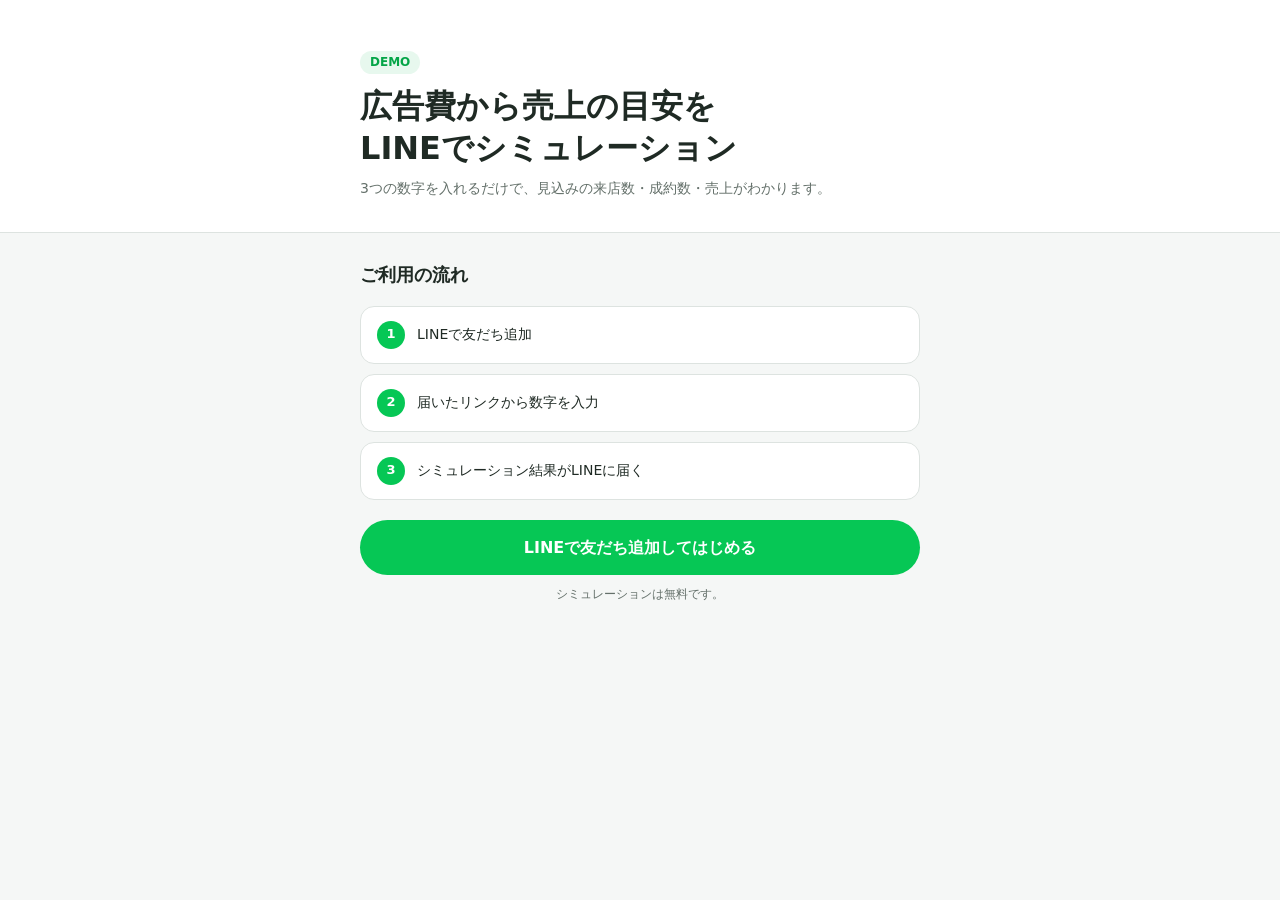
<file: index.html>
<!doctype html>
<html lang="ja">
  <head>
    <meta charset="UTF-8" />
    <meta name="viewport" content="width=device-width, initial-scale=1" />
    <meta name="robots" content="noindex, nofollow" />
    <title>売上シミュレーション（デモ）</title>
    <link rel="stylesheet" href="./style.css" />
  </head>
  <body>
    <header class="top">
      <div class="container">
        <span class="top__badge">DEMO</span>
        <h1 class="top__title">広告費から売上の目安を<br />LINEでシミュレーション</h1>
        <p class="top__lead">3つの数字を入れるだけで、見込みの来店数・成約数・売上がわかります。</p>
      </div>
    </header>

    <main class="block">
      <div class="container">
        <h2 class="block__title">ご利用の流れ</h2>
        <ol class="steps">
          <li>LINEで友だち追加</li>
          <li>届いたリンクから数字を入力</li>
          <li>シミュレーション結果がLINEに届く</li>
        </ol>

        <a class="btn" id="friend-add-link" href="#">LINEで友だち追加してはじめる</a>
        <p class="note">シミュレーションは無料です。</p>
      </div>
    </main>

    <script type="module">
      import { FRIEND_ADD_URL } from './config.js';
      document.querySelector('#friend-add-link').href = FRIEND_ADD_URL;
    </script>
  </body>
</html>
</file>
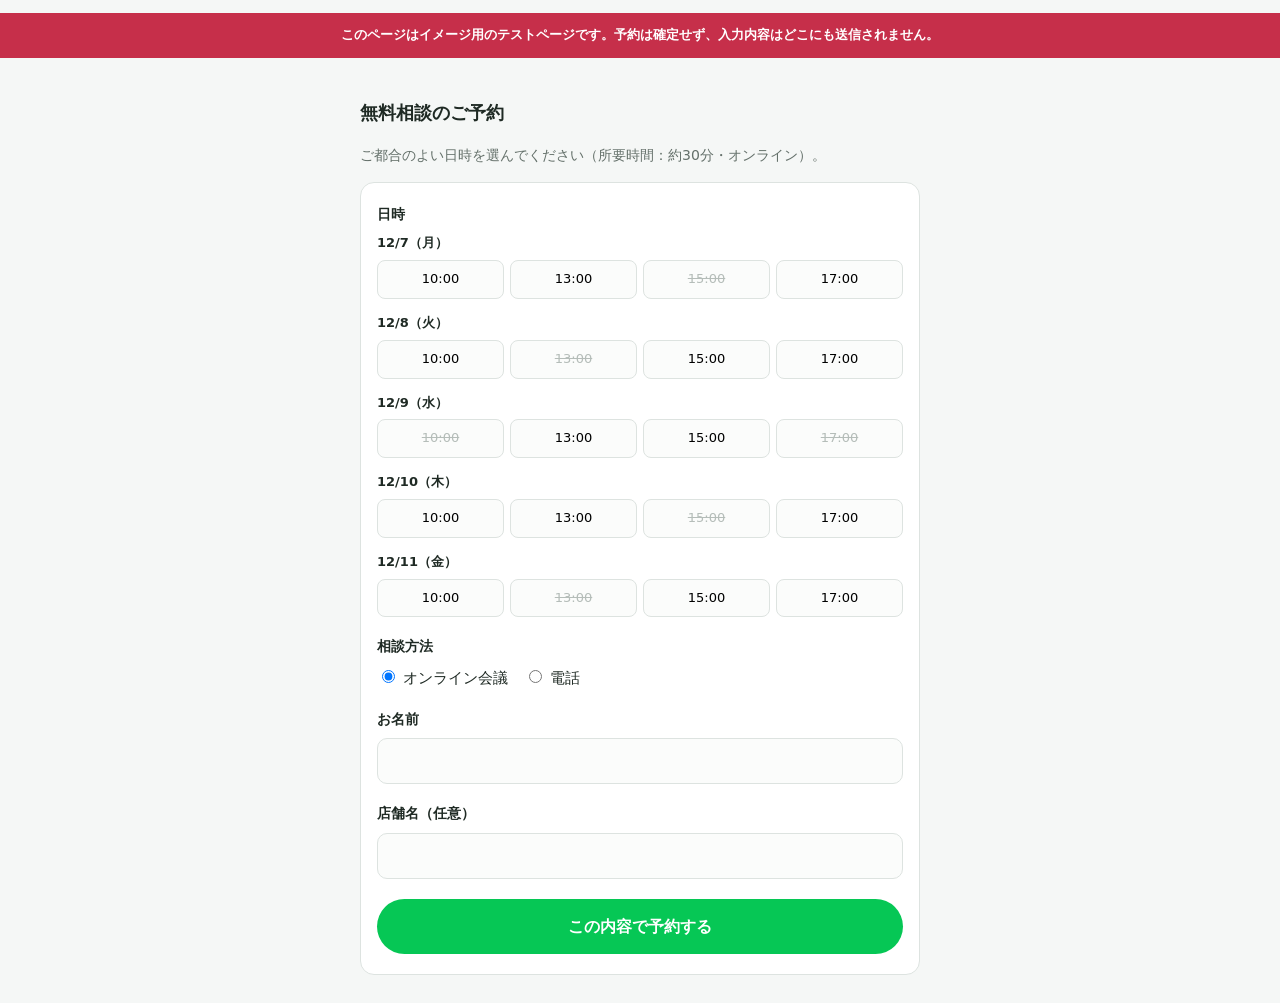
<file: booking/index.html>
<!doctype html>
<html lang="ja">
  <head>
    <meta charset="UTF-8" />
    <meta name="viewport" content="width=device-width, initial-scale=1" />
    <meta name="robots" content="noindex, nofollow" />
    <title>無料相談のご予約（テストページ）</title>
    <link rel="stylesheet" href="../style.css" />
    <style>
      .test-notice { padding: 12px 16px; background: #c62f4a; color: #fff; font-size: 13px; font-weight: 700; text-align: center; }
      .slot-day + .slot-day { margin-top: 14px; }
      .slot-day__label { margin: 0 0 6px; font-size: 13px; font-weight: 700; }
      .slots { display: grid; grid-template-columns: repeat(4, minmax(0, 1fr)); gap: 6px; }
      .slot { padding: 8px 0; border: 1px solid var(--c-border); border-radius: 8px; background: #fbfcfb; font-size: 13px; cursor: pointer; }
      .slot[aria-pressed="true"] { background: var(--c-accent); border-color: var(--c-accent); color: #fff; font-weight: 700; }
      .slot:disabled { color: #b5bdb9; text-decoration: line-through; cursor: not-allowed; }
      .choice { display: flex; gap: 16px; margin-top: 8px; font-size: 15px; }
    </style>
  </head>
  <body>
    <p class="test-notice" role="note">このページはイメージ用のテストページです。予約は確定せず、入力内容はどこにも送信されません。</p>

    <main class="block">
      <div class="container">
        <section id="form-view">
          <h1 class="block__title">無料相談のご予約</h1>
          <p class="top__lead">ご都合のよい日時を選んでください（所要時間：約30分・オンライン）。</p>

          <form class="card" id="booking-form" novalidate style="margin-top: 16px">
            <div class="field">
              <span class="field__label">日時</span>
              <div id="slot-list" style="margin-top: 8px"></div>
            </div>

            <div class="field">
              <span class="field__label">相談方法</span>
              <div class="choice">
                <label><input type="radio" name="method" value="オンライン会議" checked /> オンライン会議</label>
                <label><input type="radio" name="method" value="電話" /> 電話</label>
              </div>
            </div>

            <div class="field">
              <label class="field__label" for="name">お名前</label>
              <input class="field__text" id="name" type="text" maxlength="40" autocomplete="name" />
            </div>
            <div class="field">
              <label class="field__label" for="shop">店舗名（任意）</label>
              <input class="field__text" id="shop" type="text" maxlength="60" autocomplete="organization" />
            </div>

            <p class="error" id="form-error" aria-live="polite" hidden></p>
            <button class="btn" type="submit">この内容で予約する</button>
          </form>
        </section>

        <section id="done-view" hidden>
          <h1 class="block__title">ご予約を受け付けました（テスト）</h1>
          <div class="card">
            <p id="done-summary" style="margin: 0; white-space: pre-line"></p>
          </div>
          <div class="consult">
            <p>実際の運用では、ここで予約確定のご案内と、オンライン会議のURLをお送りします。<br />※このページはテスト用のため、予約は確定していません。</p>
          </div>
        </section>
      </div>
    </main>

    <script type="module">
      const TIMES = ['10:00', '13:00', '15:00', '17:00'];
      const WEEKDAYS = ['日', '月', '火', '水', '木', '金', '土'];
      const slotList = document.querySelector('#slot-list');
      const formError = document.querySelector('#form-error');
      let selected = null;

      // 明日から5営業日分の枠を表示する（一部は埋まっている体裁）
      function buildSlots() {
        const date = new Date();
        let days = 0;
        while (days < 5) {
          date.setDate(date.getDate() + 1);
          if (date.getDay() === 0 || date.getDay() === 6) continue;
          days += 1;

          const label = `${date.getMonth() + 1}/${date.getDate()}（${WEEKDAYS[date.getDay()]}）`;
          const day = document.createElement('div');
          day.className = 'slot-day';
          day.innerHTML = `<p class="slot-day__label">${label}</p><div class="slots"></div>`;

          TIMES.forEach((time, i) => {
            const button = document.createElement('button');
            button.type = 'button';
            button.className = 'slot';
            button.textContent = time;
            button.setAttribute('aria-pressed', 'false');
            button.disabled = (days + i) % 3 === 0;
            button.addEventListener('click', () => {
              slotList.querySelectorAll('.slot').forEach((b) => b.setAttribute('aria-pressed', 'false'));
              button.setAttribute('aria-pressed', 'true');
              selected = `${label} ${time}`;
            });
            day.querySelector('.slots').append(button);
          });
          slotList.append(day);
        }
      }

      document.querySelector('#booking-form').addEventListener('submit', (event) => {
        event.preventDefault();
        const name = document.querySelector('#name').value.trim();
        const shop = document.querySelector('#shop').value.trim();
        const method = document.querySelector('input[name="method"]:checked').value;

        const message = !selected ? '日時を選択してください。' : !name ? 'お名前を入力してください。' : '';
        formError.textContent = message;
        formError.hidden = !message;
        if (message) return;

        document.querySelector('#done-summary').textContent = [
          `日時：${selected}`,
          `相談方法：${method}`,
          `お名前：${name}`,
          ...(shop ? [`店舗名：${shop}`] : []),
        ].join('\n');
        document.querySelector('#form-view').hidden = true;
        document.querySelector('#done-view').hidden = false;
        window.scrollTo({ top: 0 });
      });

      buildSlots();
    </script>
  </body>
</html>
</file>
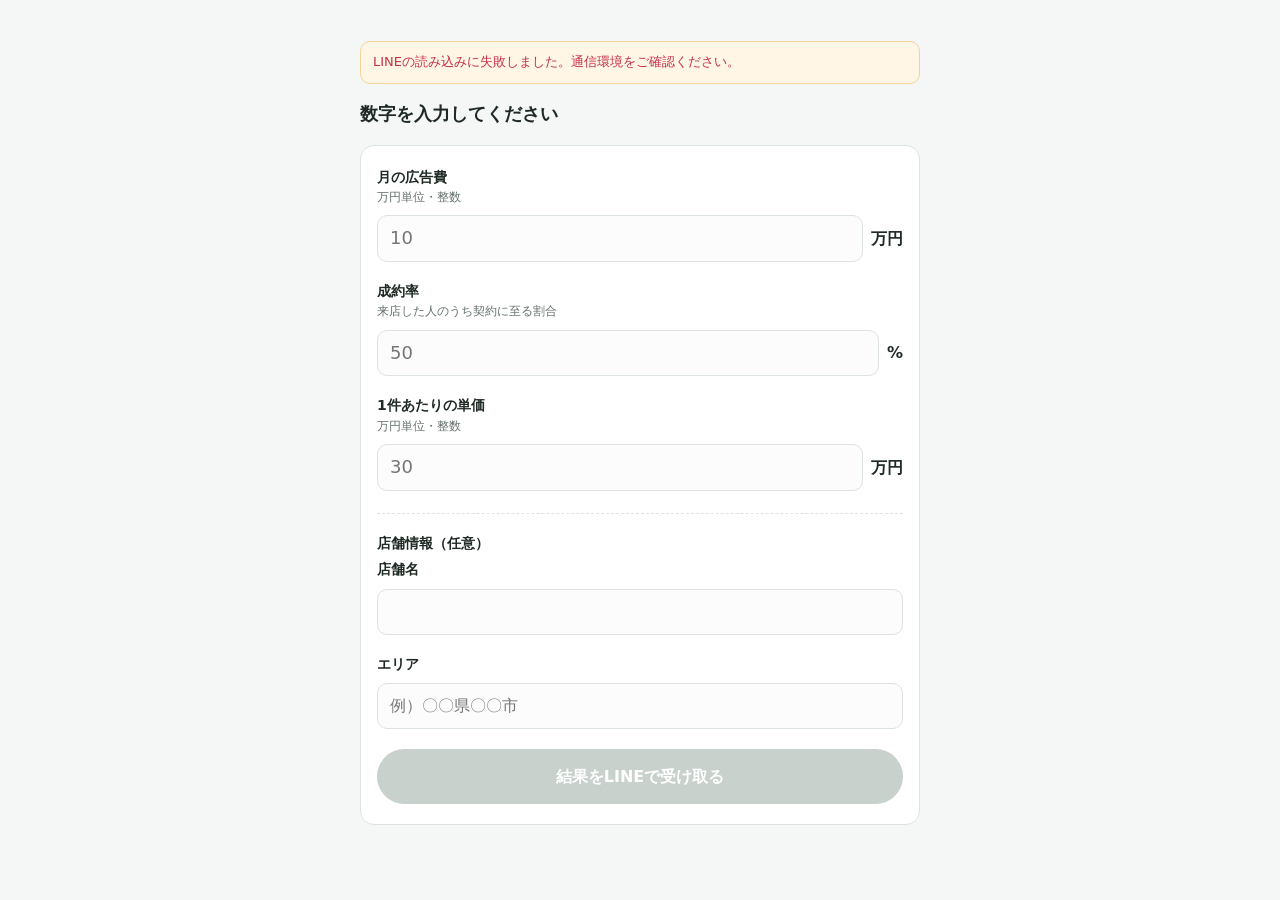
<file: liff/index.html>
<!doctype html>
<html lang="ja">
  <head>
    <meta charset="UTF-8" />
    <meta name="viewport" content="width=device-width, initial-scale=1" />
    <meta name="robots" content="noindex, nofollow" />
    <title>売上シミュレーション</title>
    <link rel="stylesheet" href="../style.css" />
  </head>
  <body>
    <main class="block">
      <div class="container">
        <p class="banner" id="banner" aria-live="polite" hidden></p>

        <section id="input-view">
          <h1 class="block__title">数字を入力してください</h1>
          <form class="card" id="sim-form" novalidate>
            <div class="field">
              <label class="field__label" for="ad-budget">月の広告費</label>
              <span class="field__hint">万円単位・整数</span>
              <div class="field__row"><input id="ad-budget" type="number" inputmode="numeric" min="1" step="1" placeholder="10" /><span class="field__unit">万円</span></div>
            </div>
            <div class="field">
              <label class="field__label" for="close-rate">成約率</label>
              <span class="field__hint">来店した人のうち契約に至る割合</span>
              <div class="field__row"><input id="close-rate" type="number" inputmode="decimal" min="0" max="100" step="0.1" placeholder="50" /><span class="field__unit">%</span></div>
            </div>
            <div class="field">
              <label class="field__label" for="unit-price">1件あたりの単価</label>
              <span class="field__hint">万円単位・整数</span>
              <div class="field__row"><input id="unit-price" type="number" inputmode="numeric" min="1" step="1" placeholder="30" /><span class="field__unit">万円</span></div>
            </div>

            <h2 class="field-group-title">店舗情報（任意）</h2>
            <div class="field">
              <label class="field__label" for="shop-name">店舗名</label>
              <input class="field__text" id="shop-name" type="text" maxlength="60" autocomplete="organization" />
            </div>
            <div class="field">
              <label class="field__label" for="area">エリア</label>
              <input class="field__text" id="area" type="text" maxlength="40" placeholder="例）〇〇県〇〇市" />
            </div>

            <p class="error" id="form-error" aria-live="polite" hidden></p>
            <button class="btn" id="submit-btn" type="submit" disabled>結果をLINEで受け取る</button>
          </form>
        </section>

        <section id="result-view" hidden>
          <h1 class="block__title">シミュレーション結果</h1>
          <div class="card">
            <dl class="metrics">
              <div class="metric"><dt>見込み来店数</dt><dd id="out-visits">—</dd></div>
              <div class="metric"><dt>見込み成約数</dt><dd id="out-deals">—</dd></div>
              <div class="metric"><dt>広告費</dt><dd id="out-budget">—</dd></div>
            </dl>
            <div class="total">
              <p class="total__label">見込み売上（月）</p>
              <p class="total__value" id="out-sales">—</p>
            </div>
            <p class="conditions" id="out-conditions"></p>
          </div>

          <div class="consult">
            <p>トーク画面で「無料相談」と送ると、この結果をもとに担当者からご連絡します。</p>
          </div>

          <button class="btn" id="close-btn" type="button">トーク画面に戻る</button>
          <button class="btn btn--ghost" id="retry-btn" type="button">数字を変えてやり直す</button>

          <p class="disclaimer">表示される数値は入力値と仮定の来店単価から計算した目安で、成果を約束するものではありません。</p>
        </section>
      </div>
    </main>

    <script charset="utf-8" src="https://static.line-scdn.net/liff/edge/2/sdk.js"></script>
    <script type="module" src="./app.js"></script>
  </body>
</html>
</file>
<file: style.css>
:root {
  --c-bg: #f5f7f6;
  --c-surface: #ffffff;
  --c-text: #1f2a24;
  --c-sub: #64706a;
  --c-border: #dde3e0;
  --c-accent: #06c755;
  --c-accent-dark: #04a547;
  --c-accent-soft: #e7f8ee;
  --c-warn-bg: #fff6e5;
  --c-warn-border: #f2d49b;
  --c-error: #c62f4a;
  --radius: 14px;
}

* { box-sizing: border-box; }
body {
  margin: 0;
  background: var(--c-bg);
  color: var(--c-text);
  font-family: "Hiragino Sans", "Noto Sans JP", system-ui, sans-serif;
  line-height: 1.6;
}
button, input { font: inherit; }
[hidden] { display: none !important; }

.container { width: min(100% - 32px, 560px); margin: 0 auto; }

.top { padding: 48px 0 32px; background: var(--c-surface); border-bottom: 1px solid var(--c-border); }
.top__badge { display: inline-block; padding: 2px 10px; border-radius: 999px; background: var(--c-accent-soft); color: var(--c-accent-dark); font-size: 12px; font-weight: 700; }
.top__title { margin: 12px 0 8px; font-size: clamp(24px, 7vw, 32px); line-height: 1.3; }
.top__lead { margin: 0; color: var(--c-sub); font-size: 14px; }

.block { padding: 28px 0; }
.block__title { margin: 0 0 16px; font-size: 18px; }

.steps { margin: 0; padding: 0; list-style: none; counter-reset: step; display: grid; gap: 10px; }
.steps li { counter-increment: step; display: flex; gap: 12px; align-items: center; padding: 14px 16px; border-radius: var(--radius); background: var(--c-surface); border: 1px solid var(--c-border); font-size: 14px; }
.steps li::before { content: counter(step); flex: 0 0 28px; height: 28px; display: grid; place-items: center; border-radius: 50%; background: var(--c-accent); color: #fff; font-weight: 700; font-size: 13px; }

.card { padding: 20px 16px; border-radius: var(--radius); background: var(--c-surface); border: 1px solid var(--c-border); }
.field + .field { margin-top: 18px; }
.field__label { display: block; font-weight: 700; font-size: 14px; }
.field__hint { display: block; color: var(--c-sub); font-size: 12px; }
.field__row { display: flex; align-items: center; gap: 8px; margin-top: 8px; }
.field__row input, .field__text { width: 100%; min-height: 46px; padding: 8px 12px; border: 1px solid var(--c-border); border-radius: 10px; background: #fbfcfb; font-size: 18px; }
.field__text { margin-top: 8px; font-size: 16px; }
.field__row input:focus, .field__text:focus { outline: 2px solid var(--c-accent); outline-offset: 1px; }
.field__unit { flex: 0 0 auto; font-weight: 700; }
.field-group-title { margin: 22px 0 4px; padding-top: 18px; border-top: 1px dashed var(--c-border); font-size: 14px; }

.btn { display: block; width: 100%; margin-top: 20px; padding: 15px 16px; border: 0; border-radius: 999px; background: var(--c-accent); color: #fff; text-align: center; text-decoration: none; font-size: 16px; font-weight: 700; cursor: pointer; }
.btn:hover:not(:disabled) { background: var(--c-accent-dark); }
.btn:disabled { background: #c9d1cd; cursor: not-allowed; }
.btn--ghost { background: transparent; color: var(--c-accent-dark); border: 1px solid var(--c-accent); }
.btn--ghost:hover:not(:disabled) { background: var(--c-accent-soft); }

.note { margin: 10px 0 0; color: var(--c-sub); font-size: 12px; text-align: center; }
.error { margin: 12px 0 0; color: var(--c-error); font-size: 13px; text-align: center; }

.banner { margin-bottom: 16px; padding: 10px 12px; border-radius: 10px; background: var(--c-warn-bg); border: 1px solid var(--c-warn-border); font-size: 13px; }
.banner.is-error { color: var(--c-error); }
.banner.is-success { background: var(--c-accent-soft); border-color: #a8e2c0; color: var(--c-accent-dark); }

.metrics { display: grid; grid-template-columns: repeat(3, minmax(0, 1fr)); gap: 8px; }
.metric { padding: 12px 8px; border-radius: 10px; background: var(--c-bg); text-align: center; }
.metric dt { color: var(--c-sub); font-size: 11px; }
.metric dd { margin: 4px 0 0; font-size: 17px; font-weight: 700; }
.total { margin-top: 12px; padding: 18px; border-radius: var(--radius); background: var(--c-accent); color: #fff; text-align: center; }
.total__label { margin: 0; font-size: 13px; }
.total__value { margin: 4px 0 0; font-size: clamp(30px, 10vw, 42px); font-weight: 800; }
.conditions { margin: 12px 0 0; color: var(--c-sub); font-size: 12px; text-align: center; }

.consult { margin-top: 16px; padding: 16px; border-radius: var(--radius); background: var(--c-accent-soft); font-size: 14px; }
.consult p { margin: 0; }
.disclaimer { margin-top: 16px; color: var(--c-sub); font-size: 11px; }
</file>
